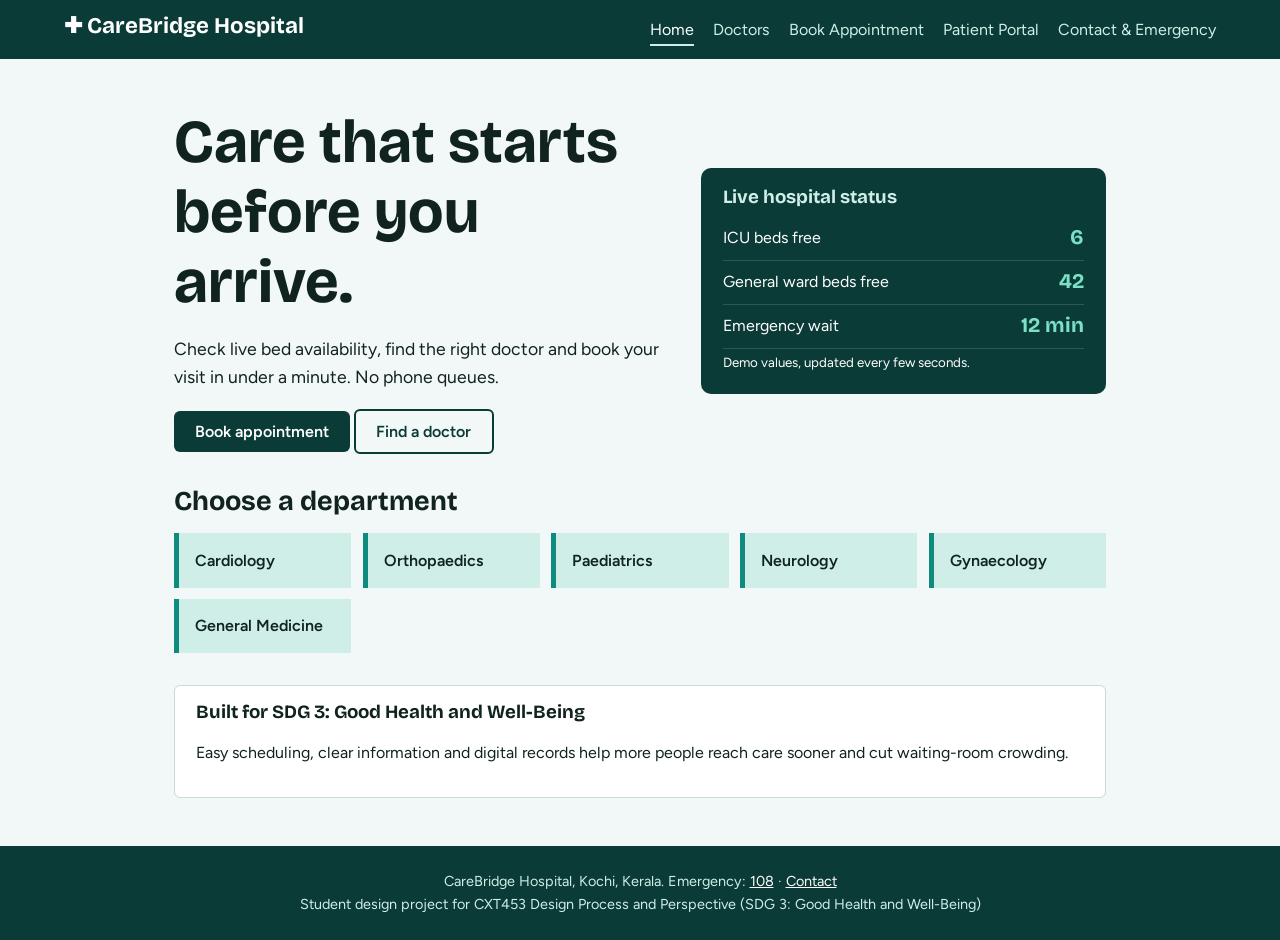
<file: index.html>
<!DOCTYPE html><html lang="en"><head><meta charset="utf-8"><meta name="viewport" content="width=device-width,initial-scale=1"><title>Home | CareBridge Hospital</title><link rel="stylesheet" href="style.css"></head><body data-page="index.html"><div id="hdr"></div><main>
<section class="hero"><div><h1>Care that starts before you arrive.</h1><p>Check live bed availability, find the right doctor and book your visit in under a minute. No phone queues.</p><a class="btn" href="appointment.html">Book appointment</a> <a class="btn alt" href="doctors.html">Find a doctor</a></div>
<div class="board" aria-live="polite"><h3>Live hospital status</h3><div class="row"><span>ICU beds free</span><b id="icu"></b></div><div class="row"><span>General ward beds free</span><b id="gen" class="ok"></b></div><div class="row"><span>Emergency wait</span><b id="er"></b></div><small>Demo values, updated every few seconds.</small></div></section>
<h2>Choose a department</h2><div class="depts" id="dg"></div>
<div class="sdg"><h3>Built for SDG 3: Good Health and Well-Being</h3><p>Easy scheduling, clear information and digital records help more people reach care sooner and cut waiting-room crowding.</p></div>
</main><div id="ftr"></div><script src="app.js"></script></body></html>
</file>
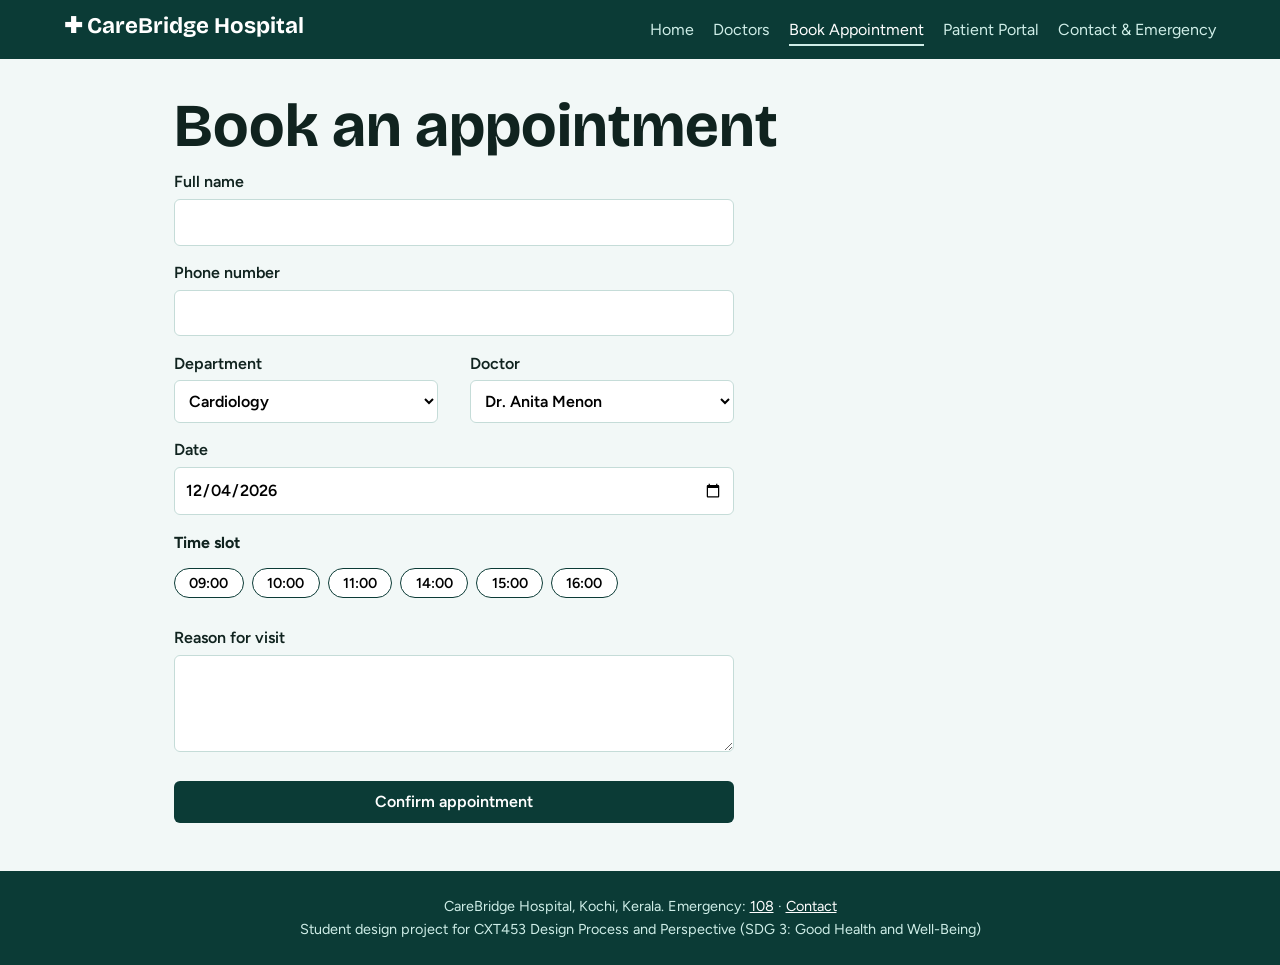
<file: appointment.html>
<!DOCTYPE html><html lang="en"><head><meta charset="utf-8"><meta name="viewport" content="width=device-width,initial-scale=1"><title>Book Appointment | CareBridge Hospital</title><link rel="stylesheet" href="style.css"></head><body data-page="appointment.html"><div id="hdr"></div><main>
<h1>Book an appointment</h1><div id="ok"></div>
<form id="bf"><label>Full name<input id="nm" required autocomplete="name"></label><label>Phone number<input id="ph" type="tel" required pattern="[0-9]{10}" title="10-digit mobile number"></label>
<div class="grid2"><label>Department<select id="dept"></select></label><label>Doctor<select id="doc"></select></label></div>
<label>Date<input id="date" type="date" required></label><div><b>Time slot</b><div class="chips" id="sl"></div></div>
<label>Reason for visit<textarea id="why" rows="3"></textarea></label><div id="err" class="warn" role="alert"></div><button class="btn" type="submit">Confirm appointment</button></form>
</main><div id="ftr"></div><script src="app.js"></script></body></html>
</file>
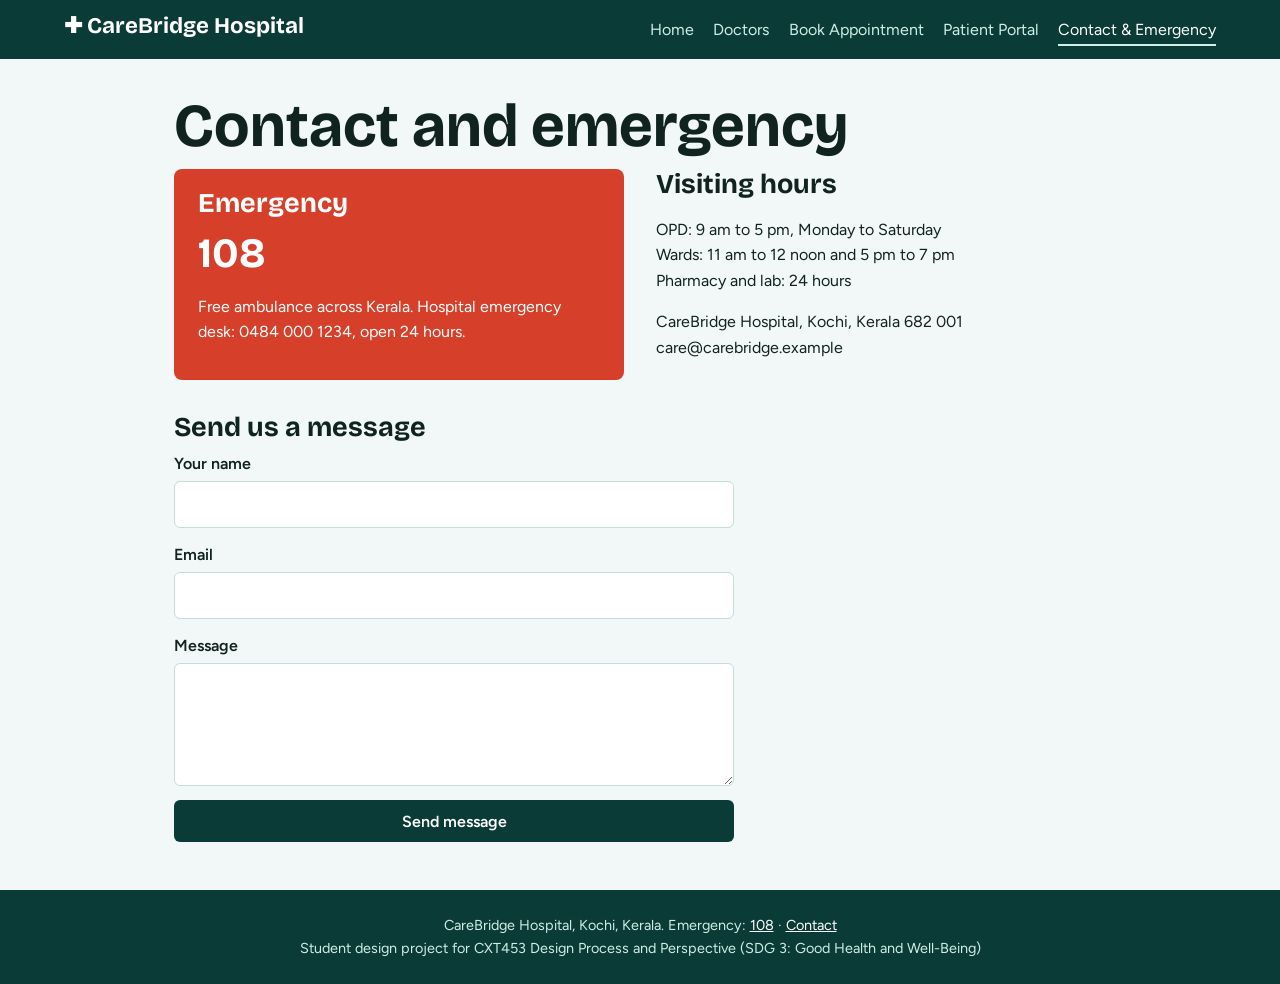
<file: contact.html>
<!DOCTYPE html><html lang="en"><head><meta charset="utf-8"><meta name="viewport" content="width=device-width,initial-scale=1"><title>Contact and Emergency | CareBridge Hospital</title><link rel="stylesheet" href="style.css"></head><body data-page="contact.html"><div id="hdr"></div><main>
<h1>Contact and emergency</h1><div class="grid2"><div class="sos"><h2>Emergency</h2><b>108</b><p>Free ambulance across Kerala. Hospital emergency desk: 0484 000 1234, open 24 hours.</p></div>
<div><h2>Visiting hours</h2><p>OPD: 9 am to 5 pm, Monday to Saturday<br>Wards: 11 am to 12 noon and 5 pm to 7 pm<br>Pharmacy and lab: 24 hours</p><p>CareBridge Hospital, Kochi, Kerala 682 001<br>care@carebridge.example</p></div></div>
<h2 style="margin-top:2rem">Send us a message</h2><div id="cm"></div><form id="cf"><label>Your name<input id="cn" required></label><label>Email<input type="email" required></label><label>Message<textarea rows="4" required></textarea></label><button class="btn" type="submit">Send message</button></form>
</main><div id="ftr"></div><script src="app.js"></script></body></html>
</file>
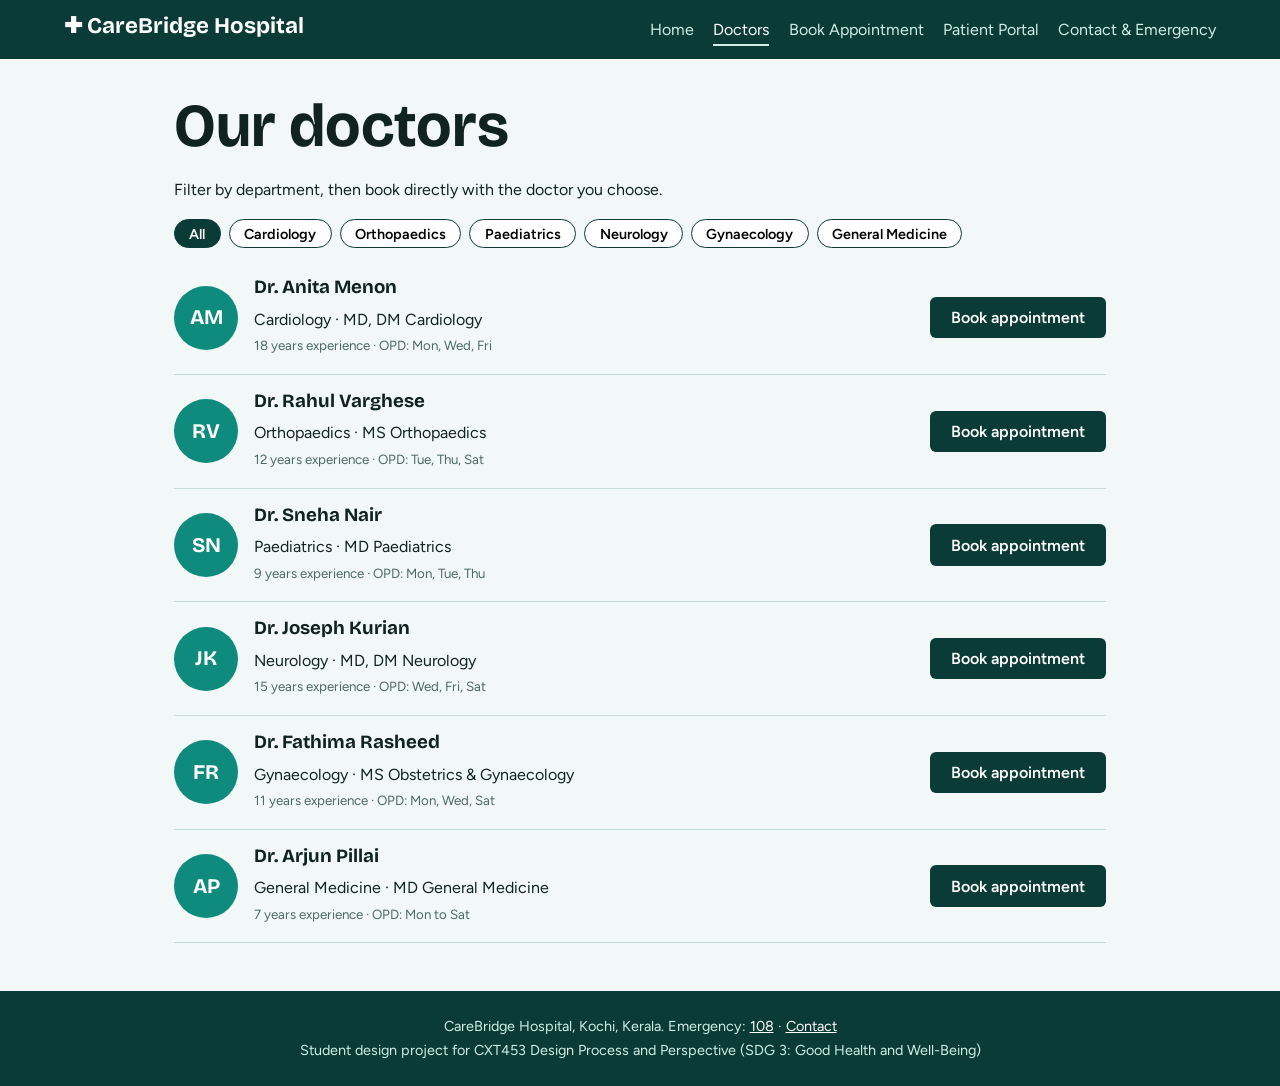
<file: doctors.html>
<!DOCTYPE html><html lang="en"><head><meta charset="utf-8"><meta name="viewport" content="width=device-width,initial-scale=1"><title>Doctors | CareBridge Hospital</title><link rel="stylesheet" href="style.css"></head><body data-page="doctors.html"><div id="hdr"></div><main>
<h1>Our doctors</h1><p>Filter by department, then book directly with the doctor you choose.</p><div class="chips" id="fl"></div><div id="dl"></div>
</main><div id="ftr"></div><script src="app.js"></script></body></html>
</file>
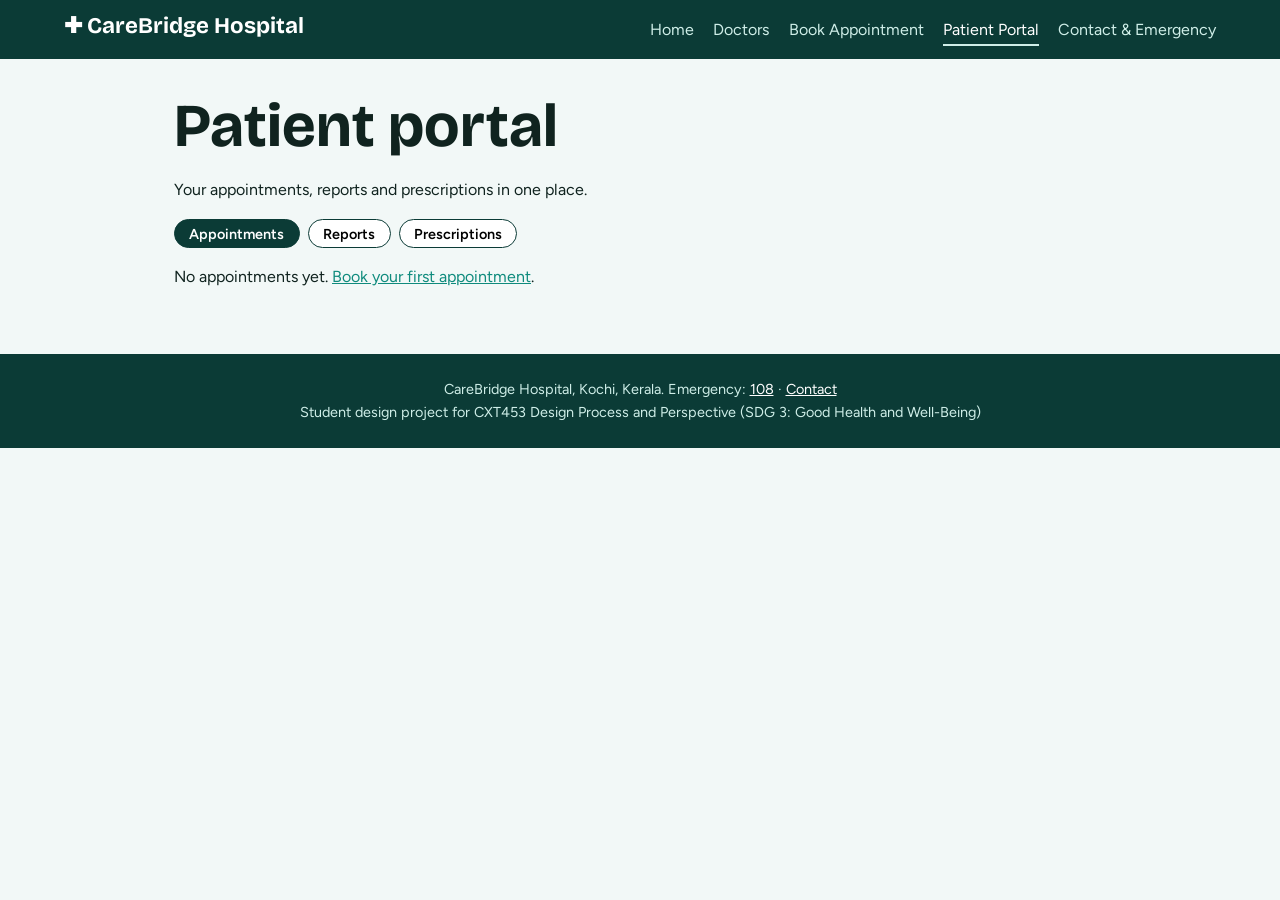
<file: portal.html>
<!DOCTYPE html><html lang="en"><head><meta charset="utf-8"><meta name="viewport" content="width=device-width,initial-scale=1"><title>Patient Portal | CareBridge Hospital</title><link rel="stylesheet" href="style.css"></head><body data-page="portal.html"><div id="hdr"></div><main>
<h1>Patient portal</h1><p>Your appointments, reports and prescriptions in one place.</p><div class="chips" id="tb"></div><div id="tc"></div>
</main><div id="ftr"></div><script src="app.js"></script></body></html>
</file>
<file: style.css>
@import url('https://fonts.googleapis.com/css2?family=Bricolage+Grotesque:wght@500;700&family=Figtree:wght@400;600&display=swap');
:root{--pine:#0b3b36;--ink:#10231f;--bg:#f2f8f7;--mint:#cfeee8;--sea:#0f8b7d;--red:#d6402b;--line:#c5dcd8}
*{box-sizing:border-box}body{margin:0;font:400 16px/1.6 Figtree,system-ui,sans-serif;color:var(--ink);background:var(--bg)}
h1,h2,h3,.logo{font-family:'Bricolage Grotesque',Georgia,serif;line-height:1.15;margin:0 0 .5rem}
h1{font-size:clamp(2.2rem,6vw,3.8rem)}h2{font-size:1.7rem}a{color:var(--sea)}
header{display:flex;align-items:center;justify-content:space-between;padding:.8rem 5vw;background:var(--pine);position:sticky;top:0;z-index:5;flex-wrap:wrap}
.logo{color:#fff;text-decoration:none;font-size:1.4rem;font-weight:700}
nav a{color:#cfeee8;text-decoration:none;margin-left:1.2rem;padding:.3rem 0;border-bottom:2px solid transparent}
nav a.on,nav a:hover{color:#fff;border-color:var(--mint)}#mb{display:none;background:none;border:0;color:#fff;font-size:1.6rem}
main{max-width:1060px;margin:0 auto;padding:2rem 5vw 3rem}
.hero{display:grid;grid-template-columns:1.1fr .9fr;gap:2rem;align-items:center;padding:1rem 0 2rem}
.hero p{max-width:46ch;font-size:1.1rem}
.btn{display:inline-block;background:var(--pine);color:#fff;border:0;padding:.7rem 1.3rem;border-radius:6px;font:600 1rem Figtree,sans-serif;text-decoration:none;cursor:pointer}
.btn:hover{background:var(--sea)}.btn.alt{background:none;color:var(--pine);border:2px solid var(--pine)}.btn.red{background:var(--red)}
.board{background:var(--pine);color:#fff;border-radius:10px;padding:1.2rem 1.4rem}
.board h3{color:var(--mint)}.row{display:flex;justify-content:space-between;padding:.55rem 0;border-bottom:1px solid #ffffff26}
.row:last-child{border:0}.row b{font:700 1.3rem 'Bricolage Grotesque',sans-serif}.ok{color:#7be0c4}.warn{color:#ffb4a5}
.depts{display:grid;grid-template-columns:repeat(auto-fit,minmax(150px,1fr));gap:.7rem;margin:1rem 0 2rem}
.depts a{padding:.9rem 1rem;background:var(--mint);border-left:5px solid var(--sea);text-decoration:none;color:var(--ink);font-weight:600}
.depts a:hover{background:#b8e6dd}
.sdg{background:#fff;border:1px solid var(--line);padding:1rem 1.3rem;border-radius:6px}
.doc{display:grid;grid-template-columns:64px 1fr auto;gap:1rem;align-items:center;padding:1rem 0;border-bottom:1px solid var(--line)}
.av{width:64px;height:64px;border-radius:50%;background:var(--sea);color:#fff;display:grid;place-items:center;font:700 1.3rem 'Bricolage Grotesque',sans-serif}
.doc small{color:#4d6a65}.chips{display:flex;gap:.5rem;flex-wrap:wrap;margin:.8rem 0}
.chip{border:1.5px solid var(--pine);background:#fff;padding:.3rem .9rem;border-radius:99px;cursor:pointer;font:600 .9rem Figtree,sans-serif}
.chip.on{background:var(--pine);color:#fff}.chip:disabled{opacity:.35;text-decoration:line-through;cursor:not-allowed}
form{display:grid;gap:.9rem;max-width:560px}label{font-weight:600;display:grid;gap:.25rem}
input,select,textarea{font:inherit;padding:.6rem;border:1.5px solid var(--line);border-radius:6px;background:#fff}
input:focus,select:focus,textarea:focus,button:focus-visible,a:focus-visible{outline:3px solid var(--sea);outline-offset:1px}
.msg{background:var(--mint);border-left:5px solid var(--sea);padding:1rem 1.2rem;margin:1rem 0;max-width:560px}
.sos{background:var(--red);color:#fff;padding:1.2rem 1.5rem;border-radius:8px}.sos b{font:700 2.6rem 'Bricolage Grotesque',sans-serif}
table{width:100%;border-collapse:collapse;background:#fff}th,td{text-align:left;padding:.6rem .8rem;border-bottom:1px solid var(--line)}th{background:var(--mint)}
.grid2{display:grid;grid-template-columns:1fr 1fr;gap:2rem}.tbl{overflow-x:auto}
footer{background:var(--pine);color:#cfeee8;text-align:center;padding:1.5rem 5vw;font-size:.9rem}footer a{color:#fff}
@media(max-width:760px){.hero,.grid2{grid-template-columns:1fr}#mb{display:block}nav{display:none;width:100%}nav.open{display:block}nav a{display:block;margin:0;padding:.6rem 0}.doc{grid-template-columns:48px 1fr}.doc .btn{grid-column:1/-1}.av{width:48px;height:48px}}
@media(prefers-reduced-motion:no-preference){.msg{animation:pop .3s}@keyframes pop{from{transform:translateY(8px);opacity:0}}}
</file>
